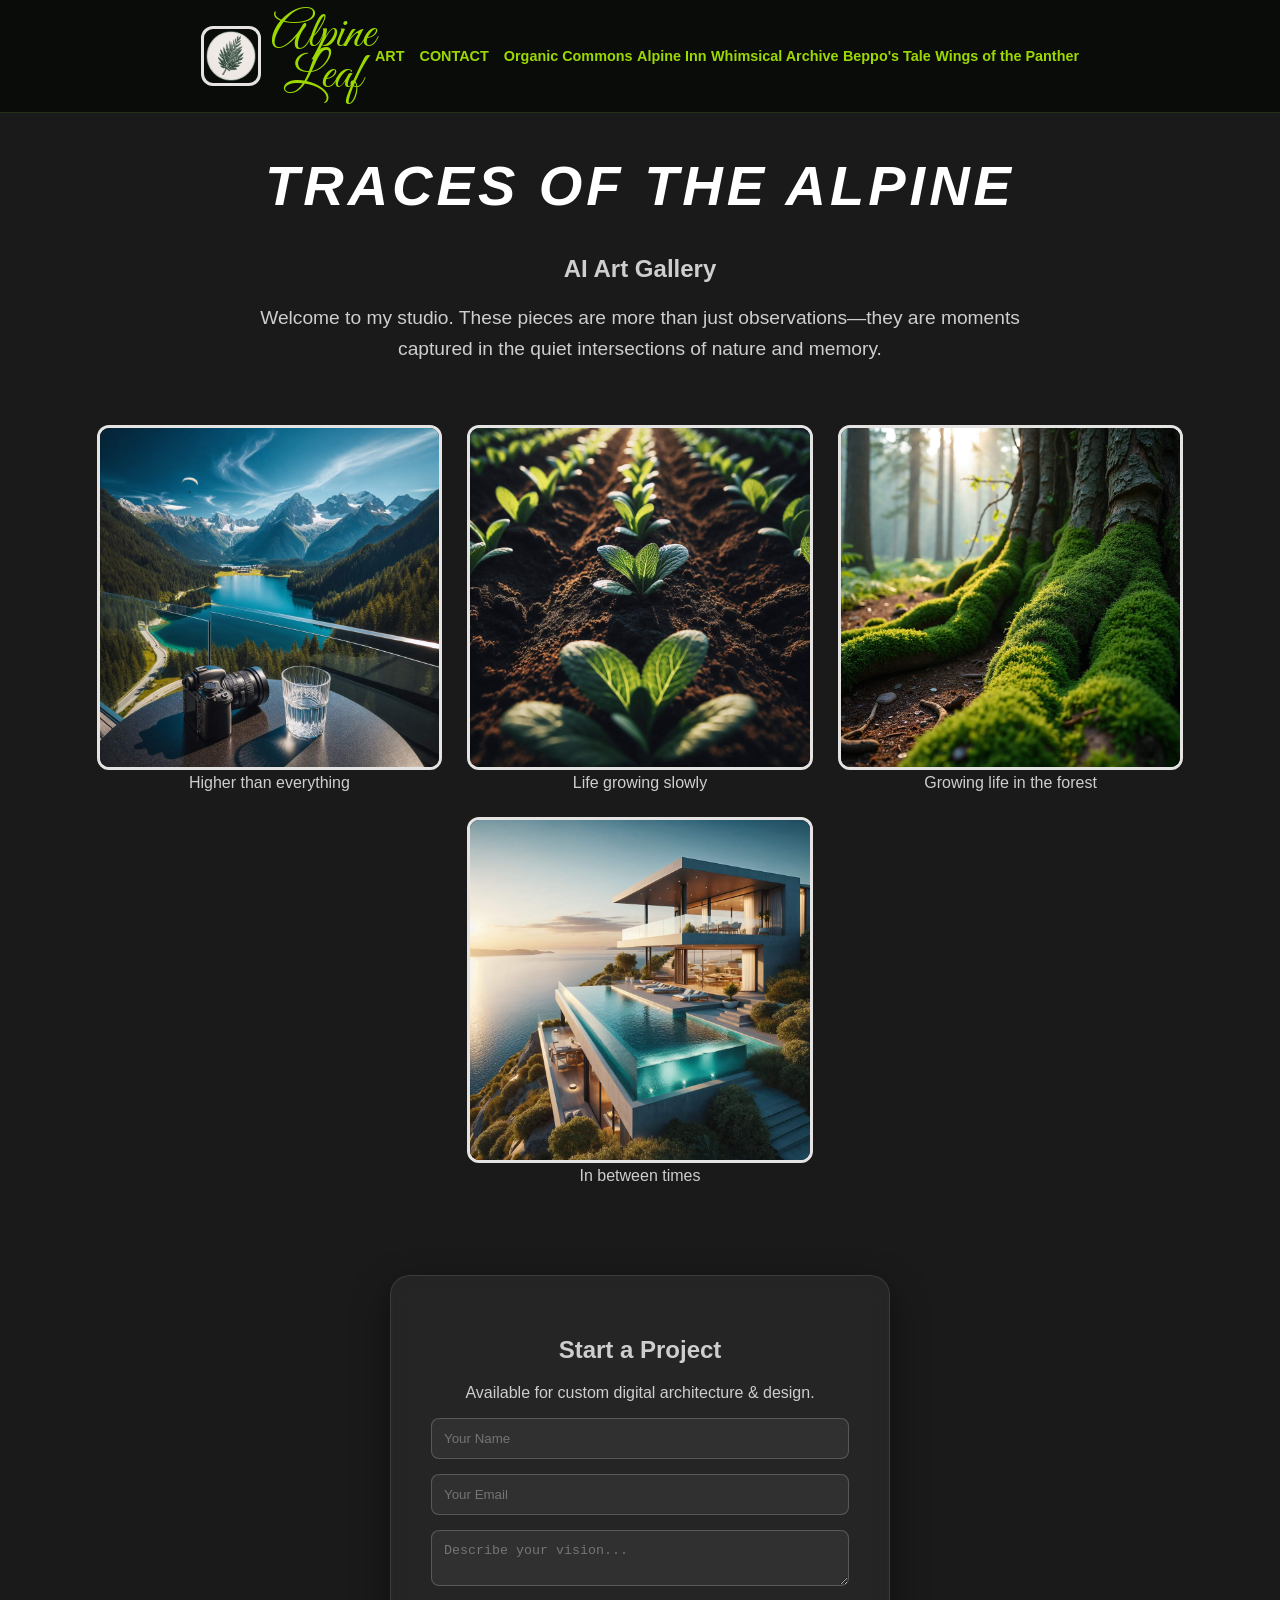
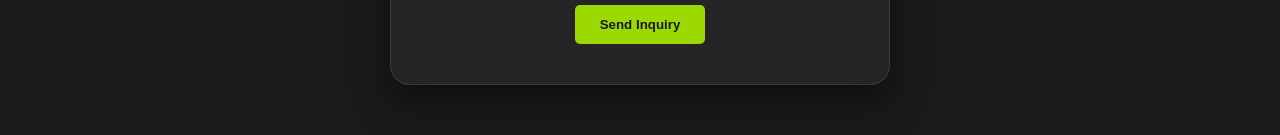
<file: index.html>
<!DOCTYPE html>
<html lang="en">
<head>
  <meta name="viewport" content="width=device-width, initial-scale=1.0" charset="UTF-8">
  <title>Traces of the Alpine | Alpine Leaf Studio</title>
  <link rel="stylesheet" href="style.css">
  <link href="https://fonts.googleapis.com/css2?family=Great+Vibes&family=Inter:wght@300;400;700&display=swap" rel="stylesheet">
</head>
<body>
  <header class="alpine-header">
    <div class="brand-container">
      <img src="logo.png" class="brand-logo-img" alt="conifer leaf">
      <div class="brand-text-wrapper">
        <span class="brand-line">Alpine</span>
        <span class="brand-line">Leaf</span>
      </div>
    </div>
    <div class="status-indicator"><span class="pulse-dot"></span></div>
    <nav>
      <div class="nav-links">
        <a href="#gallery">ART</a>
        <a href="#contact">CONTACT</a>
        <div class="project-menu">
          <a href="organic-commons-index.html">Organic Commons</a>
          <a href="alpine-inn-index.html">Alpine Inn</a>
          <a href="whimsical-archive-index.html">Whimsical Archive</a>
          <a href="musical-donkey.html">Beppo's Tale</a>
    <a href="bird-index.html">Wings of the Panther</a>
        </div>
      </div>
    </nav>
  </header>

  <main>
    <h1>Traces of the Alpine</h1>
    <h2>AI Art Gallery</h2>
    <p class="intro-text">Welcome to my studio. These pieces are more than just observations—they are moments captured in the quiet intersections of nature and memory.</p>

    <div id="gallery" class="gallery-container">
      <figure>
        <img src="photography1.jpg" alt="Balcony overlooking a lake">
        <figcaption>Higher than everything</figcaption>
      </figure>
      <figure>
        <img src="farming1.jpg" alt="Growing vegetables">
        <figcaption>Life growing slowly</figcaption>
      </figure>
      <figure>
        <img src="forest2.jpg" alt="moss covered tree roots">
        <figcaption>Growing life in the forest</figcaption>
      </figure>
      <figure>
        <img src="seascape.jpg" alt="luxury seaside villa">
        <figcaption>In between times</figcaption>
      </figure>
    </div>
  </main>

  <section id="contact">
    <div class="contact-card">
      <h2>Start a Project</h2>
      <p>Available for custom digital architecture & design.</p>
      <form action="https://formspree.io/f/xbdzgagq" method="POST">
        <input type="text" name="name" placeholder="Your Name" required>
        <input type="email" name="email" placeholder="Your Email" required>
        <textarea name="message" placeholder="Describe your vision..." required></textarea>
        <button type="submit" class="glow-btn">Send Inquiry</button>
      </form>
    </div>
  </section>
</body>
</html>
</file>
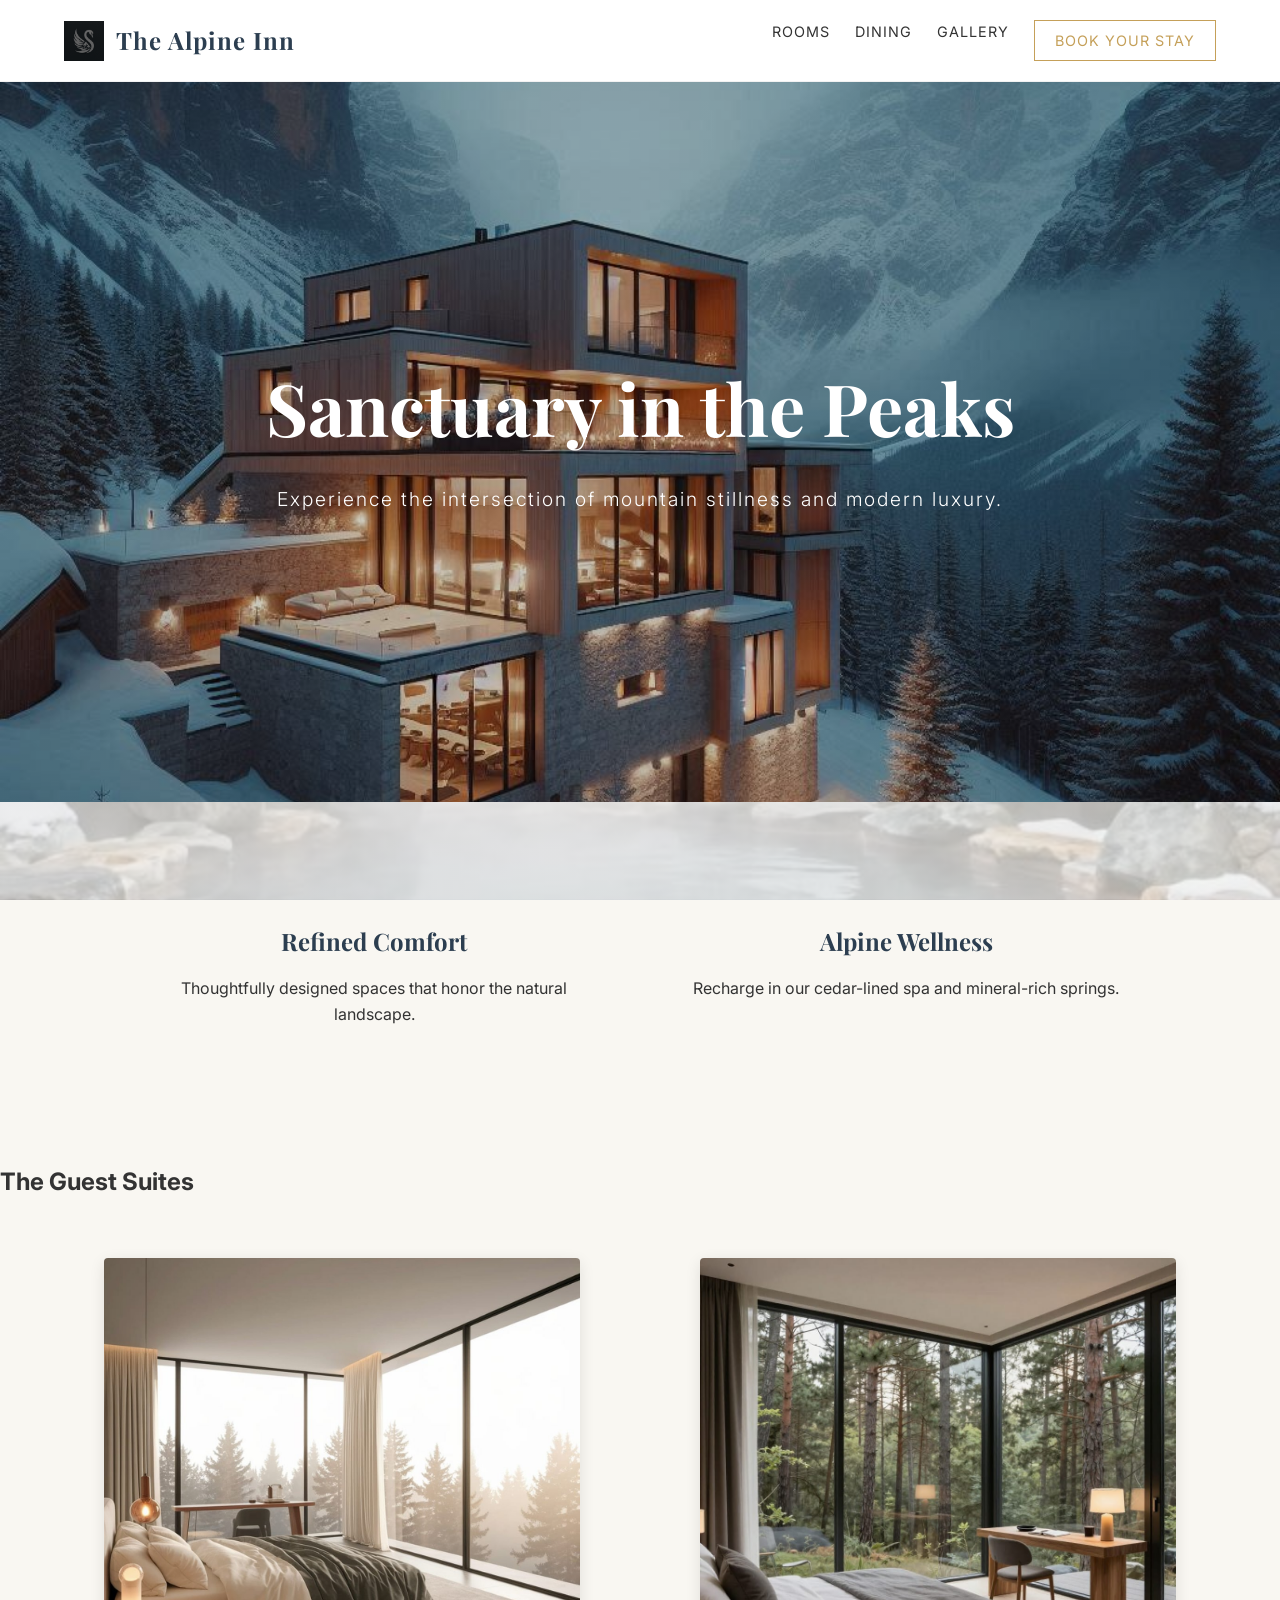
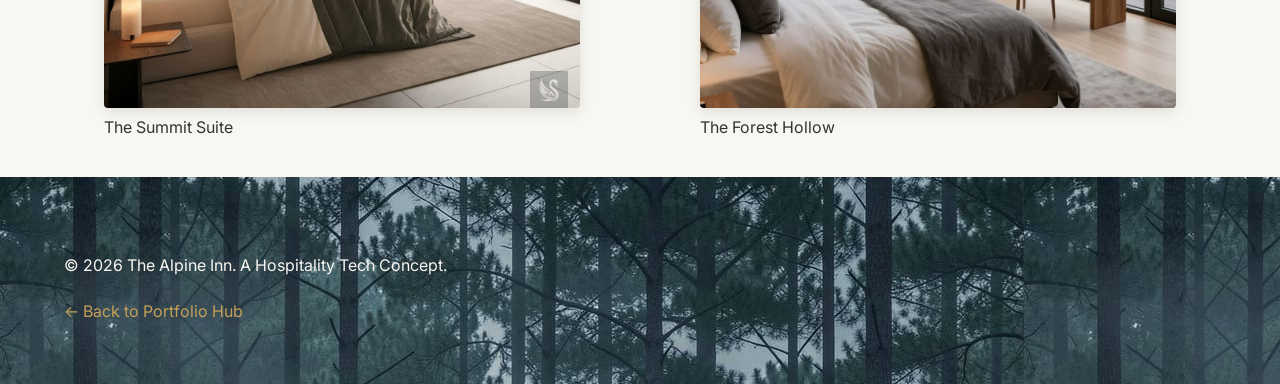
<file: alpine-inn-index.html>
<!DOCTYPE html>
<html lang="en">
<head>
    <meta charset="UTF-8">
    <meta name="viewport" content="width=device-width, initial-scale=1.0">
    <title>The Alpine Inn | Boutique Hospitality</title>
    <link rel="stylesheet" href="alpine-inn-style.css">
    <link href="https://fonts.googleapis.com/css2?family=Playfair+Display:ital@0;1&family=Inter:wght@300;400&display=swap" rel="stylesheet">
</head>
<body>
    <header class="inn-header">
        <div class="inn-logo"><img src="swan_logo.jpeg" alt="Swan Logo" class="header-swan"><span>The Alpine Inn</span></div>
        <nav class="inn-nav">
            <a href="#rooms">Rooms</a>
            <a href="gallery.html#dining-section">Dining</a>
            <a href="gallery.html">Gallery</a>
            <a href="#contact" class="book-btn">Book Your Stay</a>
        </nav>
    </header>

    <main class="hero-section">
        <div class="hero-text">
            <h1>Sanctuary in the Peaks</h1>
            <p>Experience the intersection of mountain stillness and modern luxury.</p>
        </div>
    </main>

    <section class="features-grid">
        <div class="feature-item">
            <h2>Refined Comfort</h2>
            <p>Thoughtfully designed spaces that honor the natural landscape.</p>
        </div>
        <div class="feature-item">
            <h2>Alpine Wellness</h2>
            <p>Recharge in our cedar-lined spa and mineral-rich springs.</p>
        </div>
    </section>
    <section id="rooms" class="content-block">
    <h2>The Guest Suites</h2>
    <div class="image-grid">
        <figure>
            <img src="room-1.jpg" alt="Luxury alpine suite">
            <figcaption>The Summit Suite</figcaption>
        </figure>
        <figure>
            <img src="room-2.jpg" alt="Cedar lined bedroom">
            <figcaption>The Forest Hollow</figcaption>
        </figure>
    </div>
</section>

    <footer>
        <p>&copy; 2026 The Alpine Inn. A Hospitality Tech Concept.</p>
        <a href="index.html">← Back to Portfolio Hub</a>
    </footer>
</body>
</html>
</file>
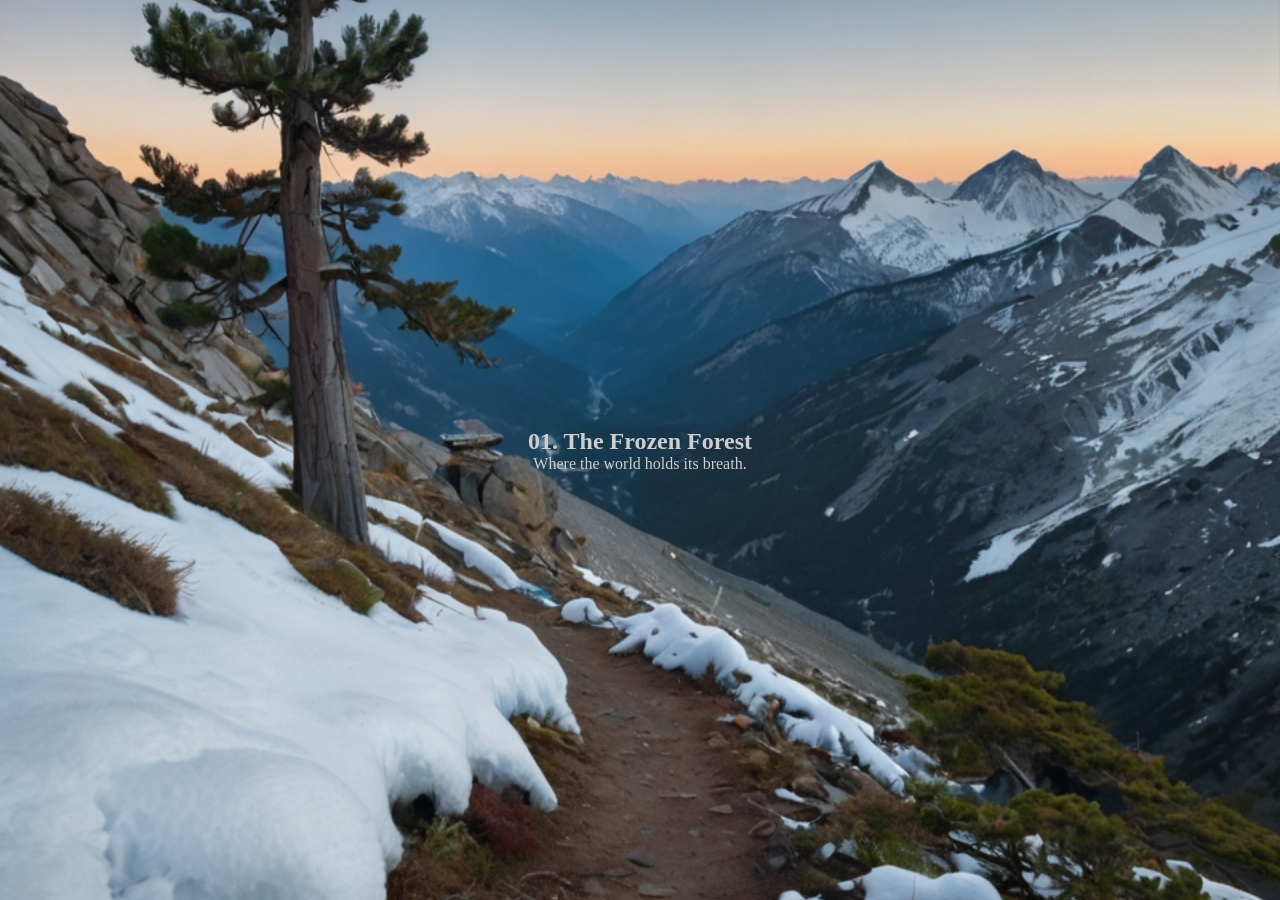
<file: alpine-journey-index.html>
<DOCTYPE html>
<html lang="en">
<head>
    <meta charset="UTF-8">
    <meta name="viewport" content="width=device-width, initial-scale=1.0">
    <title>The Alpine Journey | Alpine Leaf Studio</title>
    <link rel="stylesheet" href="alpine-journey-style.css">
</head>
<body>
 <section class="alpine-journey">
    <div class="season-container winter">
        <h2>01. The Frozen Forest</h2>
        <p>Where the world holds its breath.</p>
    </div>
    <div class="season-container spring">
        <h2>02. The Meadow Bloom</h2>
        <p>Nature awakens with colors long forgotten.</p>
    </div>
    <div class="season-container autumn">
        <h2>03. The Golden Grove</h2>
        <p>As the air turns crisp, the mountain sheds its vibrant green for a tapestry of deep amber and burning gold.</p>
    </div>
    <div class="season-container river">
        <h2>04. The River's Beginning</h2>
        <p>Born from the silence of the peaks, the water traces a path of pure, crystalline energy down toward the valley floor.</p>
    </div>
    </section>

</body>
</html>
</file>
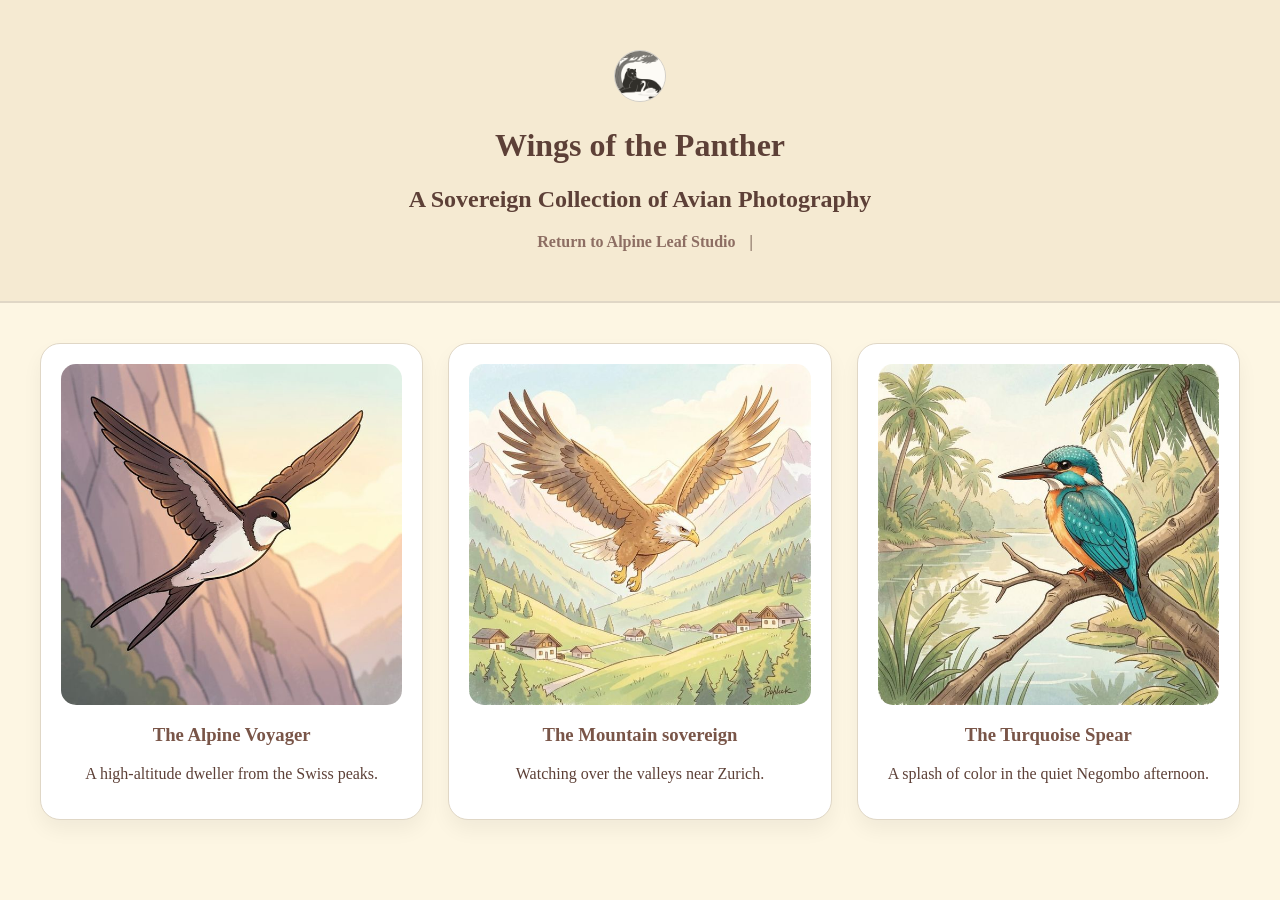
<file: bird-index.html>
<!DOCTYPE html>
<html lang="en">
<head>
    <meta charset="UTF-8">
    <meta name="viewport" content="width=device-width, initial-scale=1.0">
    <title>Wings of the Panther</title>
    <link rel="stylesheet" href="bird-style.css">
</head>
<body>

    <header class="gallery-header">
      <img src="panther_logo.jpg" alt="Black Panther Logo" class="panther-badge">
        <h1>Wings of the Panther</h1>
        <h2>A Sovereign Collection of Avian Photography</h2>
        <nav>
            <a href="index.html">Return to Alpine Leaf Studio</a> | 
        </nav>
    </header>

    <main class="gallery">
        <div class="bird-card">
            <img src="alpine-swift.jpg" alt="Alpine swift">
            <h3>The Alpine Voyager</h3>
            <p>A high-altitude dweller from the Swiss peaks.</p>
        </div>

        <div class="bird-card">
            <img src="golden-eagle.jpg" alt="Golden Eagle">
            <h3>The Mountain sovereign</h3>
            <p>Watching over the valleys near Zurich.</p>
        </div>

        <div class="bird-card">
            <img src="kingfisher.jpg" alt="Kingfisher">
            <h3>The Turquoise Spear</h3>
            <p>A splash of color in the quiet Negombo afternoon.</p>
        </div>
    </main>

</body>
</html>
</file>
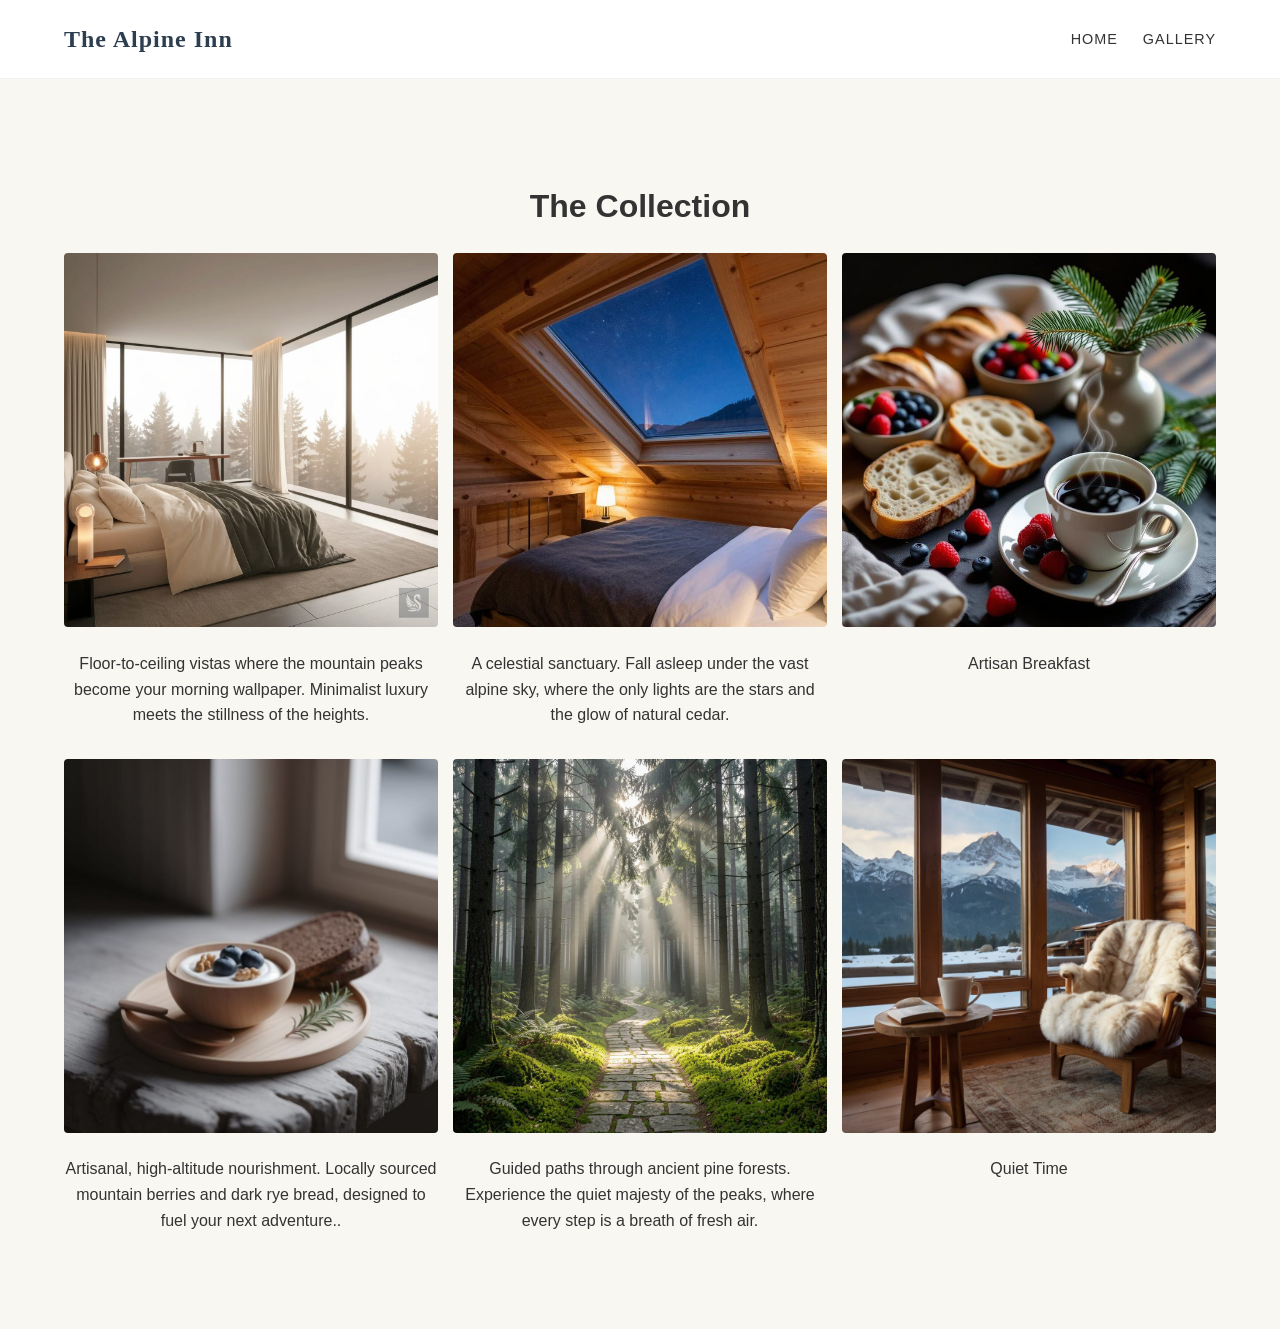
<file: gallery.html>
<!DOCTYPE html>
<html lang="en">
<head>
    <meta charset="UTF-8">
    <meta name="viewport" content="width=device-width, initial-scale=1.0">
    <title>Gallery | The Alpine Inn</title>
    <link rel="stylesheet" href="alpine-inn-style.css">
</head>
<body>
    <header class="inn-header">
        <div class="inn-logo">The Alpine Inn</div>
        <nav class="inn-nav">
            <a href="alpine-inn-index.html">Home</a>
            <a href="gallery.html" class="active">Gallery</a>
        </nav>
    </header>

    <main class="gallery-container">
        <h1>The Collection</h1>
        <div class="gallery-grid">
            <div class="gallery-item"><img src="room-1.jpg" alt="Suite">
            <p>Floor-to-ceiling vistas where the mountain peaks become your morning wallpaper. Minimalist luxury meets the stillness of the heights.</p></div>
            <div class="gallery-item"><img src="room-3.jpg" alt="Suite"><p>A celestial sanctuary. Fall asleep under the vast alpine sky, where the only lights are the stars and the glow of natural cedar.</p></div>
            <div id="dining-section" class="gallery-item"><img src="food-1.jpg" alt="Dining"><p>Artisan Breakfast</p></div>
            <div id="dining-section" class="gallery-item"><img src="food-2.jpg" alt="Alpine breakfast"><p>Artisanal, high-altitude nourishment. Locally sourced mountain berries and dark rye bread, designed to fuel your next adventure..</p></div>
            <div class="gallery-item"><img src="recreation-1.jpg" alt="Forest"><p>Guided paths through ancient pine forests. Experience the quiet majesty of the peaks, where every step is a breath of fresh air.</p></div>
            <div class="gallery-item"><img src="recreation-2.jpg" alt="Relax"><p>Quiet Time</p></div>
            </div>
    </main>
</body>
</html>
</file>
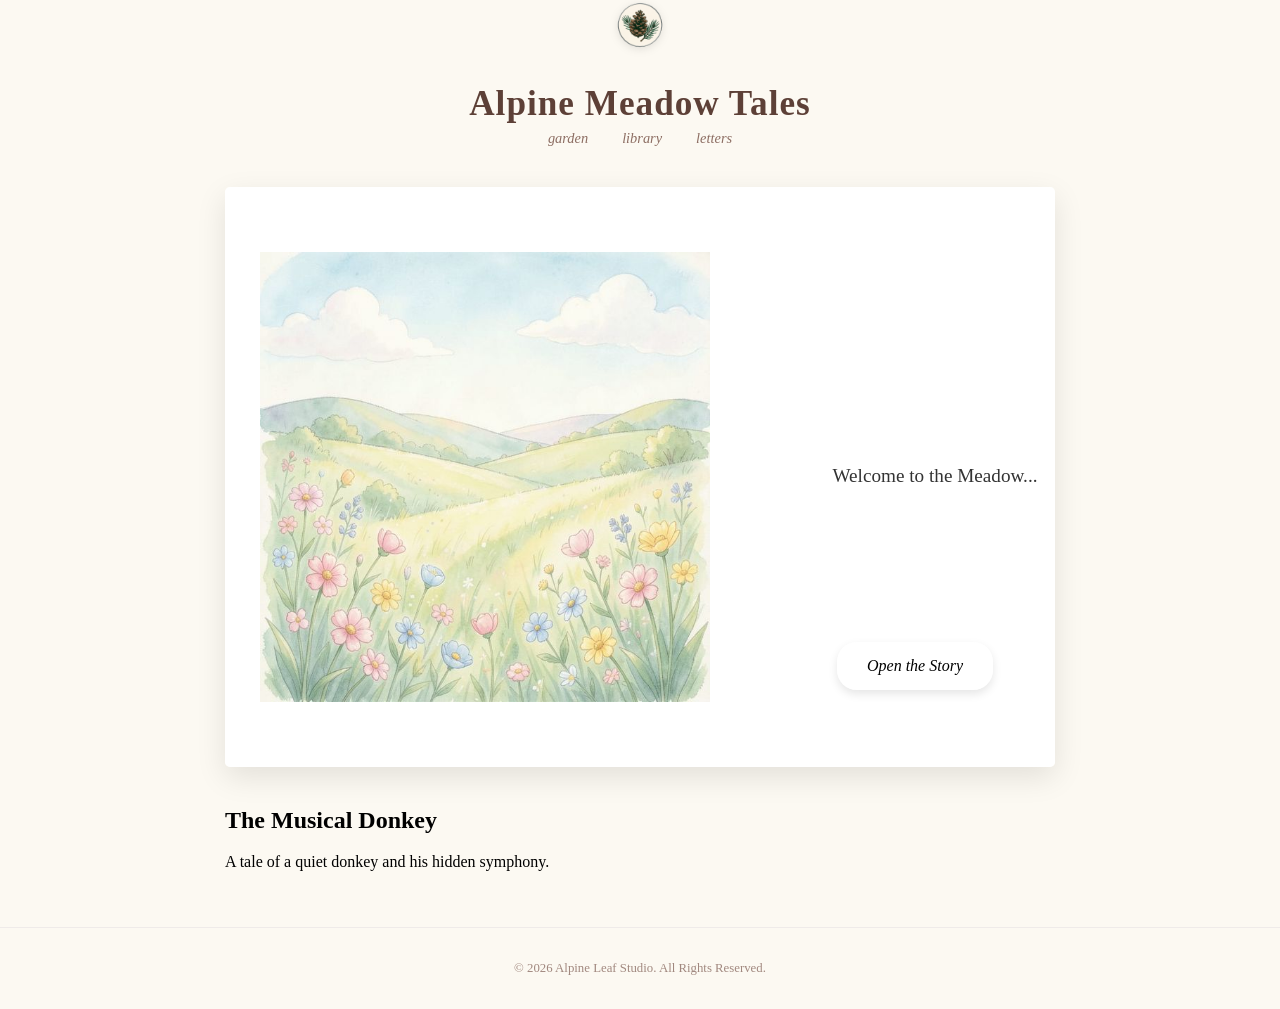
<file: musical-donkey.html>
<!DOCTYPE html>
<html lang="en">
<head>
    <meta charset="UTF-8">
    <meta name="viewport" content="width=device-width, initial-scale=1.0">
    <title>The Musical Donkey | Alpine Meadow Tales</title>
    <!-- Your new Alpine Pinecone Logo as the Favicon -->
    <link rel="icon" type="image/png" href="pinecone-logo.png"> 
    <link rel="stylesheet" href="musical-donkey.css">
</head>
<body>
    <div class="site-wrapper">
        
        <header class="site-header">
            <!-- Adding the logo next to the title for that studio feel -->
            <img src="pinecone-logo.png" alt="Alpine Leaf Logo" class="header-logo">
            <h1 class="storybook-title">Alpine Meadow Tales</h1>
            <nav class="fairytale-nav">
                <a href="#">Garden</a>
                <a href="#">Library</a>
                <a href="#">Letters</a>
            </nav>
        </header> 

        <main class="content-area">
            <div class="book-viewport">
                <!-- Navigation Controllers -->
                <input type="radio" name="page" id="p1" checked>
                <input type="radio" name="page" id="p2">
                <input type="radio" name="page" id="p3">
                <input type="radio" name="page" id="p4">
                <input type="radio" name="page" id="p5">

                <div class="filmstrip">
                    <!-- Page 1: The Cover -->
                    <section class="page" id="page1">
                        <img src="meadow-cover.jpg" alt="The Meadow">
                        <div class="story-text">Welcome to the Meadow...</div>
                        <label for="p2" class="hotspot start-btn">Open the Story</label>
                    </section>

                    <!-- Page 2: Beppo Appears -->
                    <section class="page" id="page2">
                        <img src="beppo-intro.jpg" alt="Beppo the Donkey">
                        <div class="story-text">Once there was a donkey named Beppo. One day, Beppo found a meadow so full of sweet grass and bright flowers that his heart began to swell with a secret song.</div>
                        <label for="p3" class="hotspot next-btn">Next</label>
                    </section>
                    <section class="page" id="page3">
    <img src="grasshoppers-fiddles.jpg" alt="Grasshoppers with Fiddles">
    <div class="story-text">🎶 Suddenly, a tiny "crick-crick" rose from the clover. Three green grasshoppers appeared, tuning their golden fiddles to match the rhythm of Beppo’s happy heart.</div>
    <label for="p4" class="hotspot next-btn">Next</label>
</section>
    <section class="page" id="page4">
    <img src="beppo-singing.jpg" alt="Beppo Singing with Friends">
    <div class="story-text">🎶 Beppo tilted his head back and let out a soft, musical bray. The wind whistled through the pines, and together, they played the most beautiful song the Alps had ever heard.</div>
    <label for="p5" class="hotspot next-btn">Next</label>
</section>
    <section class="page" id="page5">
    <img src="beppo-sleeping.jpg" alt="Beppo Sleeping at Sunset">
    <div class="story-text">As the sun dipped behind the peaks, the meadow fell into a golden hush. Beppo closed his eyes, dreaming of tomorrow’s encore. The end.</div>
    <a href="#" class="hotspot start-btn">Back to Library</a>
</section>

                </div>
            </div>

            <aside class="story-info">
                <h2>The Musical Donkey</h2>
                <p>A tale of a quiet donkey and his hidden symphony.</p>
            </aside>
        </main> <!-- The extra </div> was here! I removed it. -->

        <footer class="site-footer">
            <p>&copy; 2026 Alpine Leaf Studio. All Rights Reserved.</p>
        </footer>
    </div> <!-- This is the correct closing tag for site-wrapper -->
</body>
</html>
</file>
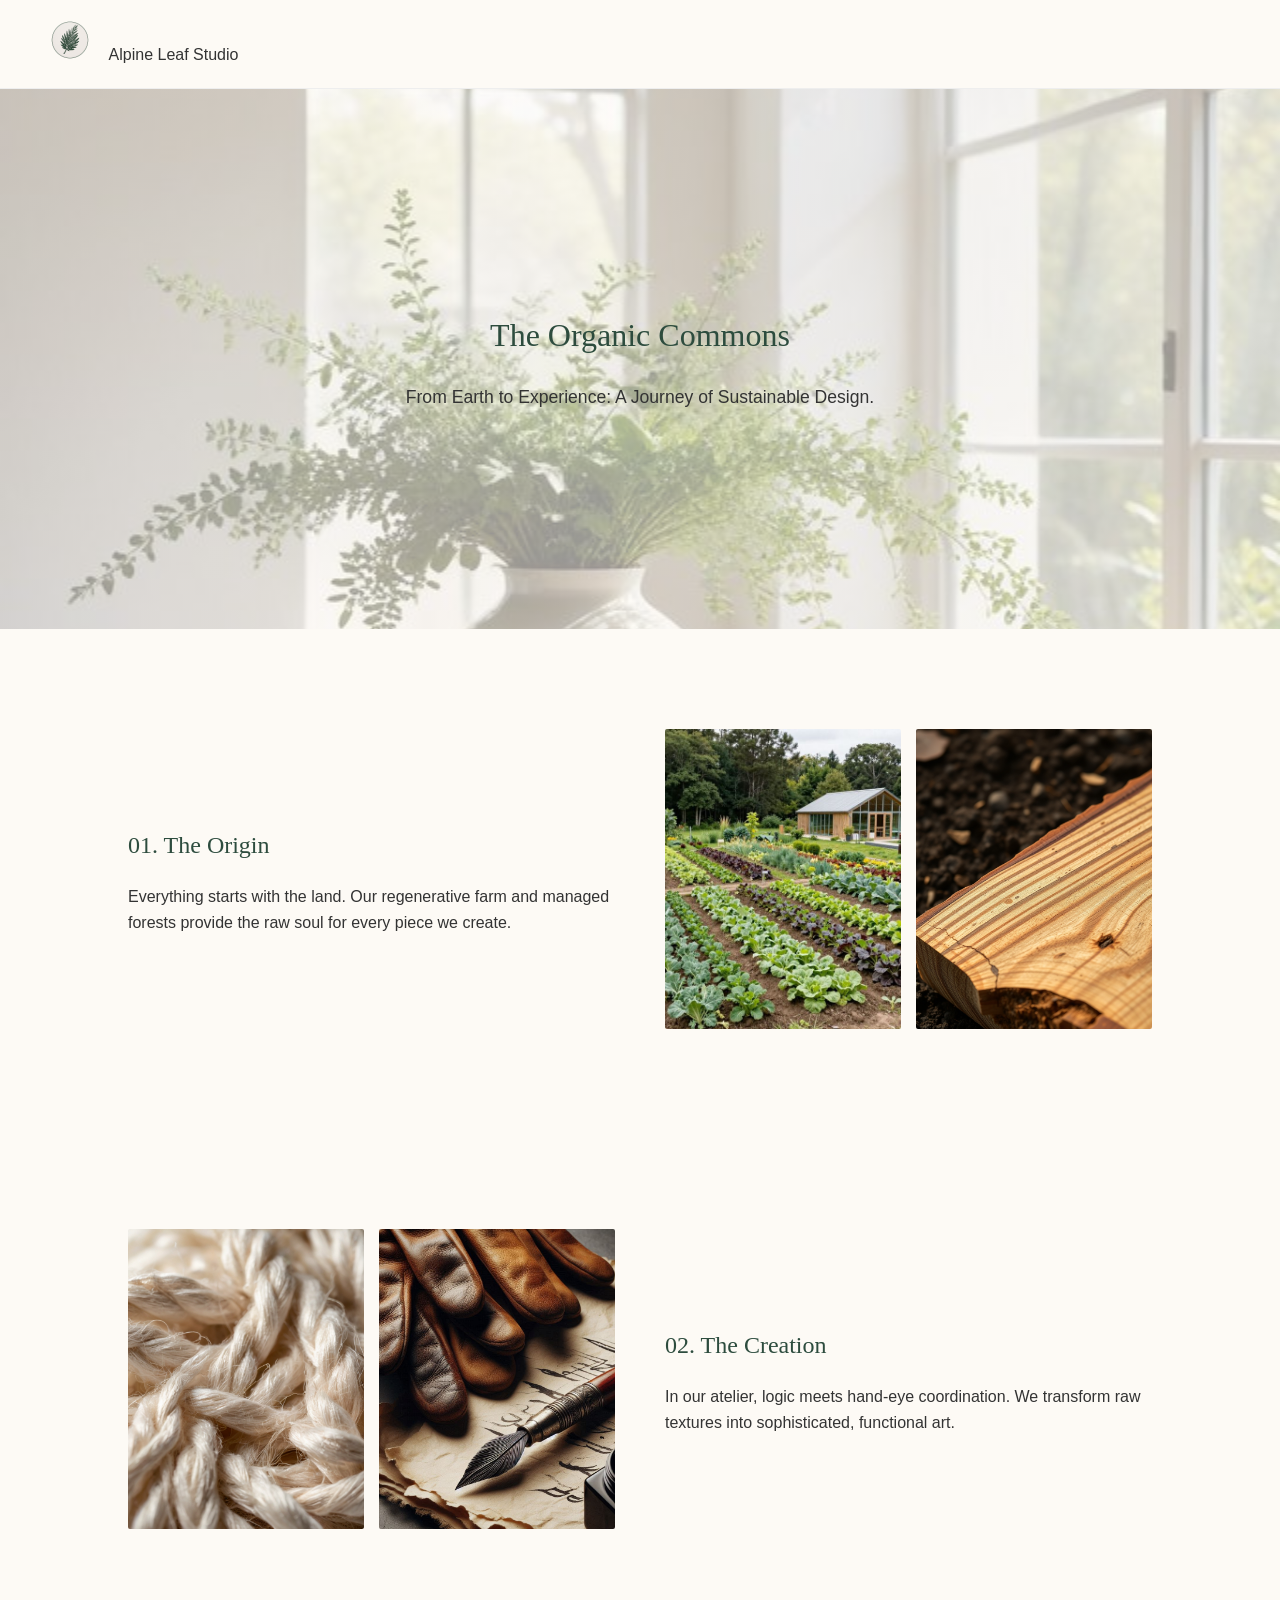
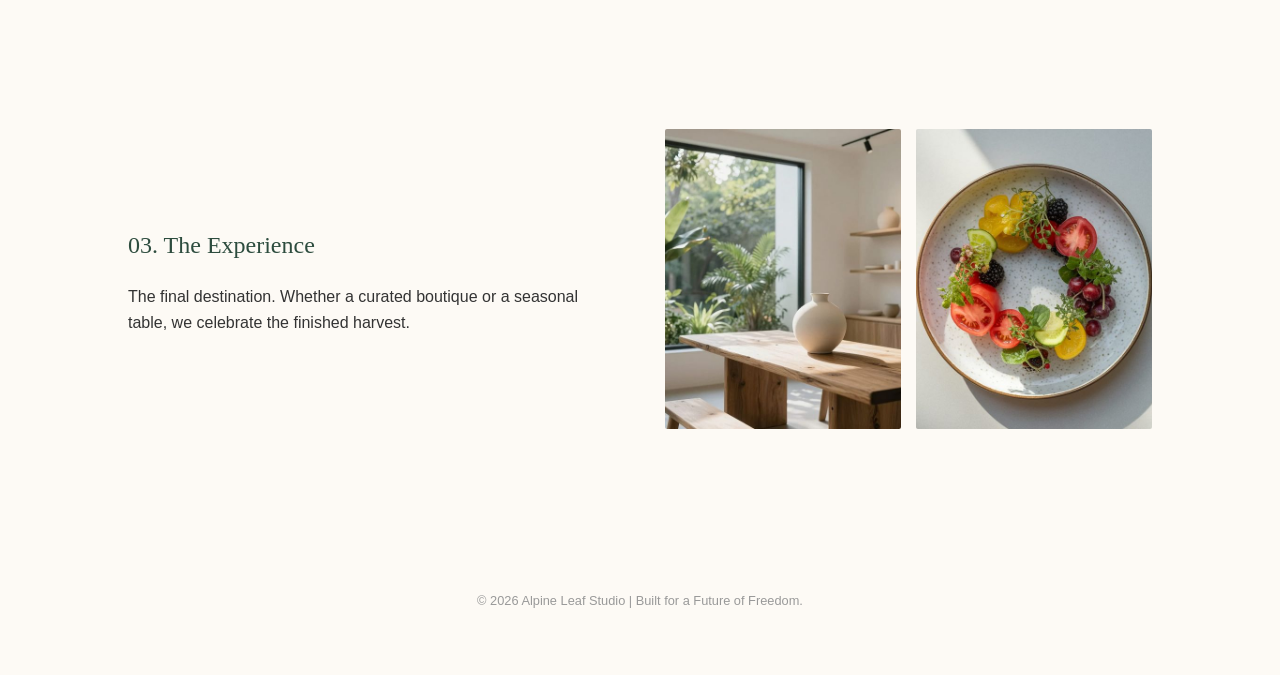
<file: organic-commons-index.html>
<!DOCTYPE html>
<html lang="en">
<head>
    <meta charset="UTF-8">
    <meta name="viewport" content="width=device-width, initial-scale=1.0">
    <title>The Organic Commons | Alpine Leaf Studio</title>
    <link rel="stylesheet" href="organic-commons-style.css">
</head>
<body>

    <nav>
        <div class="logo-container">
            <img src="cypress-logo.png" alt="Alpine Leaf Studio Logo" class="nav-logo">
            <span>Alpine Leaf Studio</span>
        </div>
    </nav>

    <header class="hero">
        <div class="hero-content">
            <h1>The Organic Commons</h1>
            <p>From Earth to Experience: A Journey of Sustainable Design.</p>
        </div>
    </header>

    <main>
        <section class="store-section">
            <div class="text-block">
                <h2>01. The Origin</h2>
                <p>Everything starts with the land. Our regenerative farm and managed forests provide the raw soul for every piece we create.</p>
            </div>
            <div class="image-grid">
                <img src="farm-rows.jpg" alt="Regenerative Farming Rows">
                <img src="milled-wood.jpg" alt="Freshly Milled Alpine Wood">
            </div>
        </section>

        <section class="store-section reverse">
          <div class="text-block">
                <h2>02. The Creation</h2>
                <p>In our atelier, logic meets hand-eye coordination. We transform raw textures into sophisticated, functional art.</p>
            </div>
            <div class="image-grid">
                <img src="textile-macro.jpg" alt="Organic Textile Texture">
                <img src="artisan-tools.jpeg" alt="Design Tools">
            </div>
        </section>

        <section class="store-section">
            <div class="text-block">
                <h2>03. The Experience</h2>
                <p>The final destination. Whether a curated boutique or a seasonal table, we celebrate the finished harvest.</p>
            </div>
            <div class="image-grid">
                <img src="boutique-interior.jpg" alt="Boutique Showroom">
                <img src="hospitality-plate.jpg" alt="Seasonal Organic Plate">
            </div>
        </section>
    </main>

    <footer>
        <p>&copy; 2026 Alpine Leaf Studio | Built for a Future of Freedom.</p>
    </footer>

</body>
</html>
</file>
<file: style.css>
* { box-sizing: border-box; }

html, body {
  overflow-x: hidden;
  width: 100%;
  margin: 0;
  padding: 0;
}

body {
  background-color: #1a1a1a;
  color: #cecece;
  font-family: 'Segoe UI', sans-serif;
  text-align: center;
}

/* Header & Navigation */
.alpine-header {
  display: flex;
  flex-wrap: wrap;
  justify-content: center;
  align-items: center;
  padding: 15px;
  background: #0a0c0a;
  position: sticky;
  top: 0;
  z-index: 100;
  border-bottom: 1px solid rgba(139, 195, 74, 0.2);
}

.brand-container {
  display: flex;
  align-items: center;
  gap: 10px;
}

.brand-text-wrapper {
  display: flex;
  flex-direction: column;
  line-height: 0.8;
  font-family: 'Great Vibes', cursive;
}

.brand-line {
  color: #9cd900;
  font-size: clamp(2rem, 4vw, 3.5rem);
}

.brand-logo-img { height: 60px; width: auto; }

.nav-links { display: flex; gap: 15px; align-items: center; }
.nav-links a { color: #9cd900; text-decoration: none; font-weight: bold; font-size: 0.9rem; }

/* Main Content */
h1 {
  font-size: clamp(1.8rem, 5vw, 3.5rem);
  text-transform: uppercase;
  letter-spacing: 4px;
  margin-top: 40px;
  font-style: italic;
  color: #fff;
}

.intro-text {
  font-size: 1.2rem;
  max-width: 800px;
  margin: 20px auto;
  line-height: 1.6;
}

/* Gallery Grid */
.gallery-container {
  display: flex;
  flex-wrap: wrap;
  justify-content: center;
  gap: 25px;
  padding: 40px 5%;
}

figure { width: 30%; min-width: 280px; max-width: 400px; margin: 0; }
img { width: 100%; border-radius: 12px; border: 3px solid #e5e4e2; transition: 0.3s; }
img:hover { transform: scale(1.03); box-shadow: 0 0 15px #9cd900; }

/* Mobile Optimization */
@media (max-width: 768px) {
  .alpine-header { flex-direction: column; padding: 10px; }
  .brand-line { font-size: 2rem; }
  .nav-links { margin-top: 10px; flex-wrap: wrap; justify-content: center; }
  h1 { font-size: 1.6rem; margin-top: 20px; }
  figure { width: 90%; max-width: none; }
}
.contact-card {
  background: rgba(255, 255, 255, 0.05); /* Very subtle glass */
  backdrop-filter: blur(10px); /* The "Glass" effect */
  border: 1px solid rgba(255, 255, 255, 0.1);
  padding: 40px;
  border-radius: 20px;
  max-width: 500px;
  margin: 50px auto;
  box-shadow: 0 15px 35px rgba(0,0,0,0.5);
}

.glow-btn {
  background: #9cd900; /* Your Agri-green */
  color: #1a1a1a;
  border: none;
  padding: 12px 25px;
  border-radius: 5px;
  font-weight: bold;
  cursor: pointer;
  transition: 0.3s;
}
.glow-btn:hover {
  box-shadow: 0 0 20px #9cd900; /* The "Panther-Eye" Glow */
}
input, textarea {
  width: 100%; /* Makes them fill the card */
  padding: 12px;
  margin-bottom: 15px;
  background: rgba(255, 255, 255, 0.05);
  border: 1px solid rgba(255, 255, 255, 0.2);
  color: white;
  border-radius: 8px;
  box-sizing: border-box; /* Crucial for phone screens! */
}

/* Removes the orange glow when you click */
input:focus, textarea:focus {
  outline: none;
  border-color: #9cd900;
}
</file>
<file: alpine-inn-style.css>
/* 1. The Foundation */
:root {
    --alpine-cream: #f9f7f2;
    --alpine-slate: #2c3e50;
    --alpine-gold: #c5a059;
    --text-dark: #333333;
}

body {
    margin: 0;
    padding: 0;
    font-family: 'Inter', sans-serif;
    background-color: var(--alpine-cream);
    color: var(--text-dark);
    line-height: 1.6;
}

/* 2. The Header (Navigating the Floor) */
.inn-header {
    display: flex;
    justify-content: space-between;
    align-items: center;
    padding: 20px 5%;
    background: #fff;
    border-bottom: 1px solid rgba(0,0,0,0.05);
    position: sticky;
    top: 0;
    z-index: 1000;
}

.inn-logo {
    display: flex;
    align-items: center;
    gap: 12px;
    font-family: 'Playfair Display', serif;
    font-size: 1.5rem;
    font-weight: 700;
    letter-spacing: 1px;
    color: var(--alpine-slate);
}

.header-swan {
    height: 40px; /* Adjust size to match your text height */
    width: auto;
    filter: brightness(0.4); /* Makes the white logo dark to match your text */
}

.inn-nav a {
    text-decoration: none;
    color: var(--text-dark);
    margin-left: 25px;
    font-size: 0.9rem;
    text-transform: uppercase;
    letter-spacing: 1px;
    transition: color 0.3s;
}

.inn-nav a:hover {
    color: var(--alpine-gold);
}

.book-btn {
    border: 1px solid var(--alpine-gold);
    padding: 8px 20px;
    color: var(--alpine-gold) !important;
}

/* 3. The Hero (The Sanctuary View) */
.hero-section {
    height: 80vh;
    background: linear-gradient(rgba(0,0,0,0.2), rgba(0,0,0,0.2)), url('hotel-hero.jpeg') center/cover no-repeat;
    display: flex;
    align-items: center;
    justify-content: center;
    text-align: center;
    color: #fff;
    background-attachment: fixed;
}

.hero-text h1 {
    font-family: 'Playfair Display', serif;
    font-size: clamp(2.5rem, 6vw, 4.5rem);
    margin: 0;
}

.hero-text p {
    font-size: 1.2rem;
    font-weight: 300;
    letter-spacing: 2px;
}

/* 4. The Systems Grid (Operational Logic) */
.features-grid {
    display: grid;
    grid-template-columns: repeat(auto-fit, minmax(300px, 1fr));
    gap: 40px;
    padding: 80px 10%;
    background-color: #fff;
    background-image: linear-gradient(rgba(249, 247, 242, 0.7), rgba(249, 247, 242, 0.7)), url('wellness-bg.jpg');
    background-size: cover;
    background-attachment: fixed; /* This creates a 'Parallax' effect where the photo stays still while you scroll */
}

.feature-item {
    text-align: center;
    padding: 20px;
}

.feature-item h2 {
    font-family: 'Playfair Display', serif;
    color: var(--alpine-slate);
    margin-bottom: 15px;
}

/* 5. The Footer (Returning Home) */
footer {
    background: var(--alpine-slate);
    color: var(--alpine-cream);
    padding: 60px 5%;
    background-image: url('forest-texture.jpg'); /* A subtle texture */
    background-blend-mode: overlay
    align-items: center;
}

footer a {
    color: var(--alpine-gold);
    text-decoration: none;
    display: block;
    margin-top: 20px;
}

/* Mobile Responsiveness */
@media (max-width: 768px) {
    .inn-header { flex-direction: column; gap: 15px; }
    .inn-nav a { margin: 0 10px; font-size: 0.8rem; }
    .features-grid { padding: 40px 5%; }
}
.inn-nav {
  display: flex;
  flex-wrap: wrap;
  justify-content: center;
}
/* The Image Restraint */
.image-grid img {
    width: 100%;       /* Stretch to fill the column */
    height: 450px;     /* Set a consistent height */
    object-fit: cover; /* This is the MAGIC: it crops the photo perfectly without squishing it */
    border-radius: 4px;
    box-shadow: 0 4px 15px rgba(0,0,0,0.1);
}

.image-grid {
    display: grid;
    grid-template-columns: 1fr; /* Two columns for your two suites */
    gap: 30px;
    padding: 20px 5%;
}

.gallery-container {
    padding: 80px 5%;
    text-align: center;
}

.gallery-grid {
    display: grid;
    grid-template-columns: repeat(auto-fill, minmax(300px, 1fr));
    gap: 15px;
}

.gallery-item img {
    width: 100%;
    height: 350px;
    object-fit: cover;
    border-radius: 4px;
    transition: transform 0.3s ease;
}

.gallery-item img:hover {
    transform: scale(1.02); /* A tiny "Dragon's Breath" movement */
}

/* 2. Desktop-Only Enhancements (The Fix) */
@media (min-width: 1024px) {
    .image-grid {
        grid-template-columns: 1fr 1fr; /* Side-by-side for desktop */
        gap: 40px; /* More breathing room on big screens */
        max-width: 1200px; /* Prevents the container from getting too wide */
        margin: 0 auto; /* Centers the whole container */
    }

    .image-grid img {
        height: 450px; /* Taller, more elegant images for desktop */
        width: 100%;
    }
    .gallery-item img {
      width: 100%;
      height: auto;
    }
}
</file>
<file: alpine-journey-style.css>
* {
  box-sizing: border-box;
  margin: 0;
  padding: 0;
}
.season-container {
    height: 100vh;
    display: flex;
    flex-direction: column;
    justify-content: center;
    align-items: center;
    background-size: cover;
    background-position: center;
    transition: background-image 1.5s ease-in-out; /* This makes the season change smooth! */
    scroll-snap-align: start;
}

.winter { background-image: url('winter-pine.jpg'); }
.spring { background-image: url('spring-meadow.jpg'); }
.autumn { background-image: url('autumn-meadow.jpg'); }
.river { background-image: url('glacial-flow.jpg'); }
/* Adding a subtle hover effect to make it feel 'alive' */
.season-container:hover {
    filter: brightness(1.1); /* Slight glow when the user explores */
}
.alpine-journey {
    height: 100vh;
    overflow-y: scroll;
    /* This makes the sections 'snap' into view as the user swipes */
    scroll-snap-type: y mandatory; 
    scroll-behavior: smooth;
}
p, h2 {
  display: flex;
  flex-wrap: wrap;
  justify-content: center;
  color: #cecece;
  padding: 0 20px;
  overflow-wrap: break-word;
}
/*img {
 /* max-width: 100%;*/
  display: block;
  height: auto;
} */
</file>
<file: bird-style.css>
/* Storybook Palette & Layout */
body { 
    background-color: #fdf6e3; 
    color: #5d4037; 
    font-family: 'Georgia', serif; 
    text-align: center;
    margin: 0;
    padding: 0;
}

header {
    padding: 50px 20px;
    background-color: #f5ead2;
    border-bottom: 2px solid #e0d7c6;
}

nav a {
    text-decoration: none;
    color: #8d6e63;
    font-weight: bold;
    margin: 0 10px;
}

.gallery { 
    display: grid; 
    grid-template-columns: repeat(auto-fit, minmax(280px, 1fr)); 
    gap: 25px; 
    padding: 40px; 
}

.bird-card { 
    background: #ffffff; 
    border-radius: 20px; 
    padding: 20px; 
    box-shadow: 0 10px 20px rgba(0,0,0,0.05);
    border: 1px solid #e0d7c6;
    transition: transform 0.3s ease;
}

.bird-card:hover {
    transform: translateY(-10px); /* Makes the card "float" when you touch it */
}

img { 
    width: 100%; 
    border-radius: 15px; 
}

h3 {
    color: #795548;
    margin-top: 15px;
}
.panther-badge {
    width: 50px;
    height: auto;
    filter: grayscale(100%) opacity(0.8); /* Minimalist look */
    border-radius: 50%;
    border: 1px solid #d1c7b7; /* Soft parchment border */
    transition: filter 0.3s ease;
}

.panther-badge:hover {
    filter: grayscale(0%); /* Subtle reveal on hover */
}
</file>
<file: musical-donkey.css>
/* style.css */
/* The background of the whole website */
.site-wrapper {
    background-color: #fcf9f2; /* Creamy paper color */
    min-height: 100vh;
    display: flex;
    flex-direction: column;
    align-items: center;
}

.site-header {
    display: flex;
    flex-direction: column;
    align-items: center;
    padding: 30px auto;
    text-align: center;
    font-family: 'Georgia', serif;
}
body {
    margin: 0;
    overflow-y: auto; /* Stops the whole browser from scrolling */
    background-color: #fdf6e3; /* A soft paper-like background */
}

.book-viewport {
    width: 80vw;
    max-width: 800px;
    height: 80vh;
    margin: 40px auto;
    border: 15px solid white;
    box-shadow: 0 10px 30px rgba(0,0,0,0.1);
    position: relative;
    overflow: hidden; /* This is our 'Window' */
    border-radius: 5px;
}

.filmstrip {
    display: flex;
    width: 400vw; /* 5 pages = 500% of the screen width */
    height: 100%;
    transition: transform 0.8s ease-in-out; /* This makes it 'Slide' smoothly */
}

.page {
    width: 80vw;
    height: 100%;
    position: relative;
    display: flex;
    flex-direction: column;
    background: white;
}

.page img {
    width: 100%;
    height: 60%;
    object-fit: contain; /* This stops the 'Zooming/Cropping' and shows the whole painting */
    background-color: #fff;
}

/* THE CLICK LOGIC */
#p2:checked ~ .filmstrip { transform: translateX(-80vw); }
#p3:checked ~ .filmstrip { transform: translateX(-160vw); }
#p4:checked ~ .filmstrip { transform: translateX(-240vw); }
#p5:checked ~ .filmstrip { transform: translateX(-320vw); }

/* THE HOTSPOT (The 'Hand' Cursor) */
.hotspot {
    position: absolute;
    top: 55%;
    left: 50%;
    transform: translateX(-50%);
    padding: 15px 30px;
    background: rgba(255, 255, 255, 0.7);
    border-radius: 20px;
    cursor: pointer; /* This turns the mouse into the hand! */
    font-family: 'Georgia', serif;
    font-style: italic;
    box-shadow: 0 4px 10px rgba(0,0,0,0.1);
    z-index: 20; /* Keep this higher than story-text so it's always clickable */
}

/* Hide the ugly radio buttons */
input[type="radio"] {
    display: none;
}
.story-text {
    height: 35%;
    padding: 15px;
    box-sizing: border-box;
    border-radius: 8px;
    font-family: 'Georgia', serif;
    font-size: 1rem;
    color: #333;
    background: #fff;
    line-height: 1.4;
    text-align: center;
    display: flex;
    align-items: center;
    justify-content: center;
   /* box-shadow: 0 4px 15px rgba(0,0,0,0.05);*/
    pointer-events: none; /* Allows clicks to pass through to the 'Next' button if they overlap */
    z-index: 10; /* Ensures it stays on top of the image */
}
/* The Header Font */
.storybook-title {
    font-family: 'Playfair Display', 'Georgia', serif;
    font-size: 2.2rem;
    color: #5d4037; /* A soft, warm wood-brown */
    margin-bottom: 5px;
    letter-spacing: 1px;
}

.fairytale-nav a {
    font-family: 'Georgia', serif;
    text-decoration: none;
    color: #8d6e63;
    margin: 0 15px;
    font-size: 0.9rem;
    text-transform: lowercase;
    font-style: italic;
}

/* The Alpine Leaf Studio Footer */
.site-footer {
    margin-top: 40px;
    padding: 20px;
    font-family: 'Georgia', serif;
    font-size: 0.8rem;
    color: #a1887f;
    text-align: center;
    border-top: 1px solid #efebe9;
    width: 100%;
}
.header-logo {
    width: 50px; /* Keeps it small and dainty */
    height: auto;
    margin-bottom: 10px;
    filter: drop-shadow(0 2px 4px rgba(0,0,0,0.1));
}
/* --- 2. DESKTOP OVERRIDE (The Lair-Free Zone) --- */
@media (min-width: 1024px) {
      .book-viewport {
        width: 900px; /* Lock the width to a fixed size for desktop */
        height: 550px; /* A comfortable landscape height */
    }

    .filmstrip {
        width: 4500px; /* 5 pages x 900px = 4500px */
    }

    .page {
        width: 900px; /* Each page is now 900px wide */
        flex-direction: row; /* Image on left, text on right */
        align-items: center;
    }

    .page img {
        width: 50%;
        height: 100%;
        object-fit: contain;
        padding: 20px;
    }

    .story-text {
        width: 50%;
        height: 100%;
        font-size: 1.2rem;
        padding: 40px;
        text-align: left;
    }

    /* FIXING THE SLIDE MATH FOR DESKTOP */
    #p2:checked ~ .filmstrip { transform: translateX(-900px); }
    #p3:checked ~ .filmstrip { transform: translateX(-1800px); }
    #p4:checked ~ .filmstrip { transform: translateX(-2700px); }
    #p5:checked ~ .filmstrip { transform: translateX(-3600px); }

    .hotspot {
        top: 80%;
        left: 75%; /* Positions 'Next' on the text side */
    }
}
</file>
<file: organic-commons-style.css>
/* Base Styles */
:root {
    --alpine-green: #2d4c3e;
    --cream: #fdfaf5;
    --charcoal: #333333;
    --accent-gold: #c5a059;
}
* {
  box-sizing: border-box;
}

body {
    background-color: var(--cream);
    color: var(--charcoal);
    font-family: 'Helvetica Neue', Arial, sans-serif;
    margin: 0;
    line-height: 1.6;
}

h1, h2 {
    font-family: 'Georgia', serif;
    color: var(--alpine-green);
    font-weight: 300;
}

/* Nav */
nav {
    padding: 20px 50px;
    display: flex;
    align-items: center;
    border-bottom: 1px solid #eee;
}

.nav-logo {
    height: 40px;
    margin-right: 15px;
}



/* Layout Sections */
.store-section {
    display: flex;
    padding: 100px 10%;
    align-items: center;
    gap: 50px;
}

.reverse {
    flex-direction: row-reverse;
}

.text-block {
    flex: 1;
}

.image-grid {
    flex: 1;
    display: grid;
    grid-template-columns: 1fr 1fr;
    gap: 15px;
}

.image-grid img {
    width: 100%;
    height: 300px;
    object-fit: cover;
    border-radius: 2px;
}

/* Footer */
footer {
    text-align: center;
    padding: 50px;
    font-size: 0.8rem;
    color: #999;
}

/* Responsive for Mobile (Important for your Saturday Night checks!) */
@media (max-width: 768px) {
    .store-section, .reverse {
        flex-direction: column;
        padding: 50px 5%;
    }
    .image-grid {
        grid-template-columns: 1fr;
    }
}
/* Hero */
.hero {
    height: 60vh;
    display: flex;
    align-items: center;
    justify-content: center;
    text-align: center;
    flex-direction: column;
 /* ADD THIS PART for the background image */
    background-image: linear-gradient(rgba(253, 250, 245, 0.6), rgba(253, 250, 245, 0.6)), url('hero-boutique.jpg');
    background-size: cover;
    background-position: center;
    background-attachment: scroll; 
}
    @media (min-width: 1024px) {
      .hero {
        background-attachment: fixed;
      }
    } 
    /* This adds a nice 'parallax' effect on desktop */
    
}

/* Ensure the text is still readable against the image */
.hero h1 {
    font-size: 3rem;
    margin-bottom: 10px;
    letter-spacing: 1px;
}

.hero p {
    font-size: 1.1rem;
    color: var(--charcoal);
    font-weight: 300;
}
</file>
